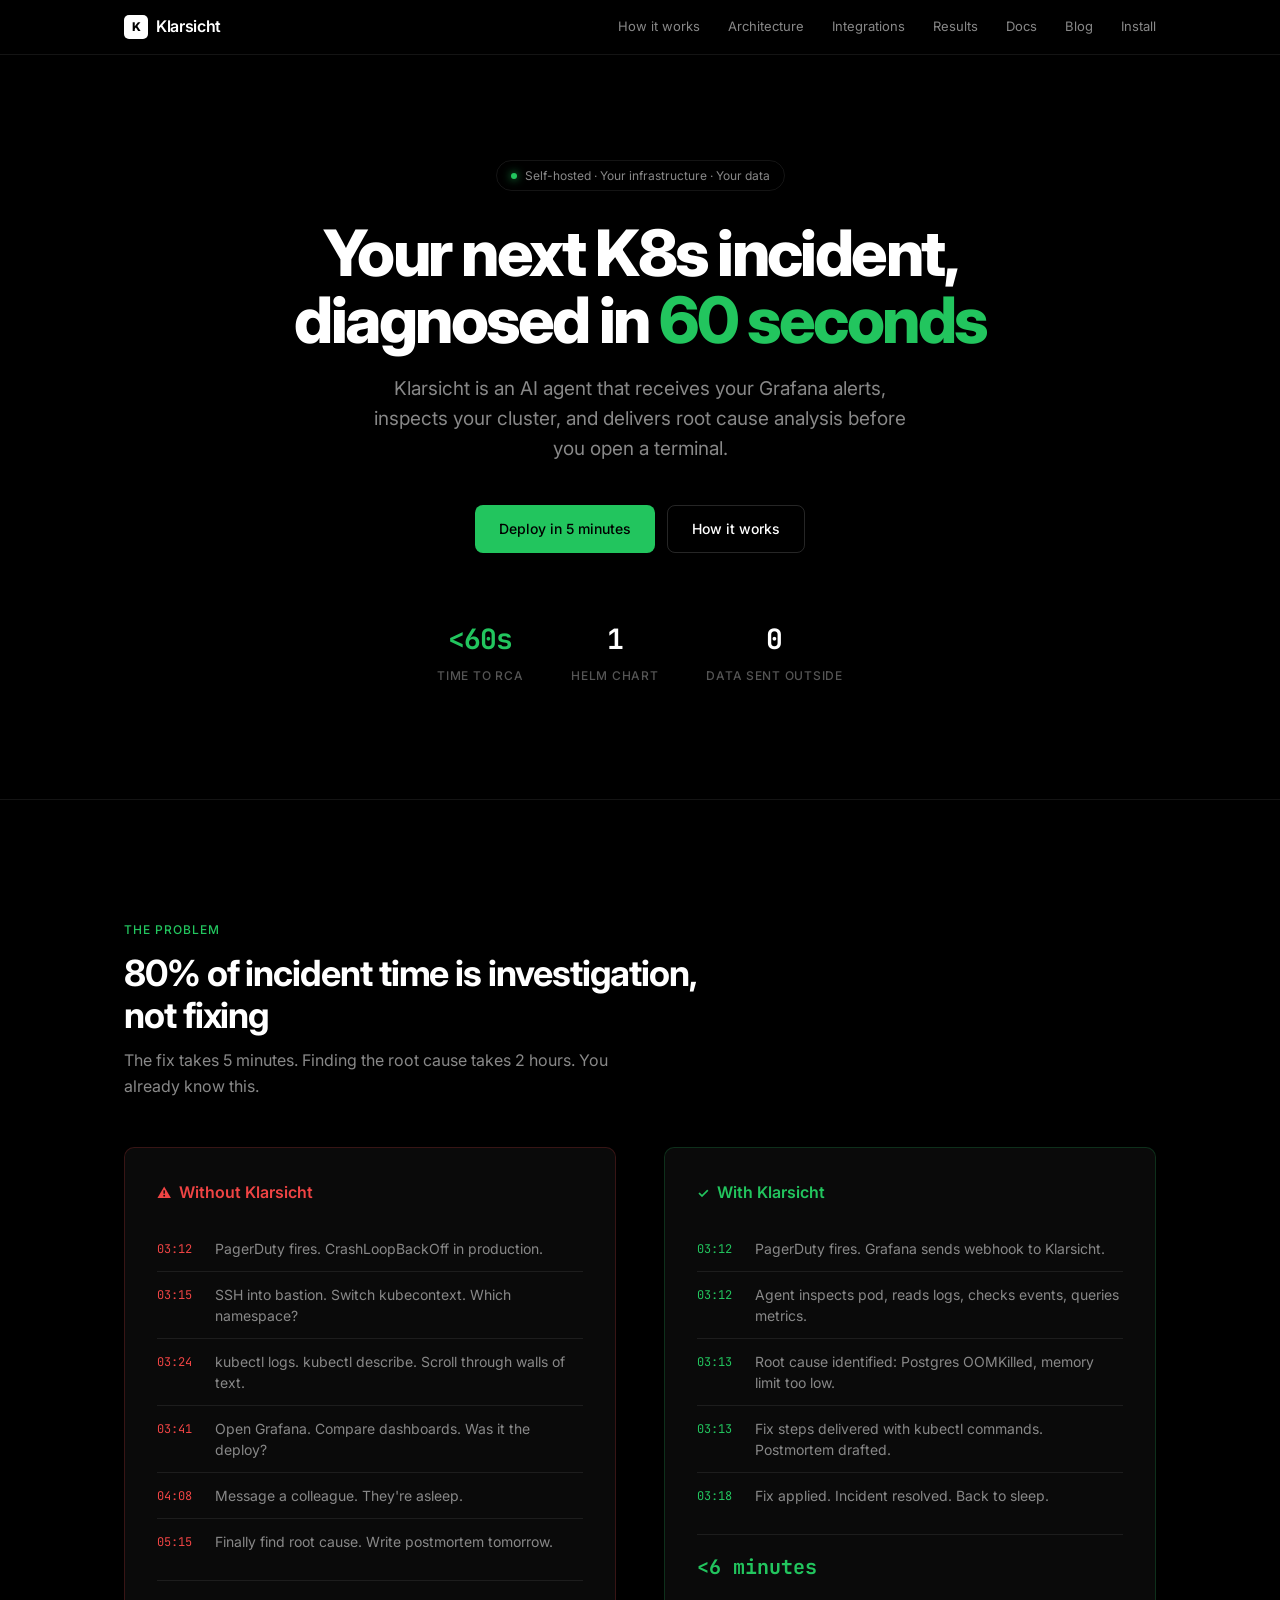
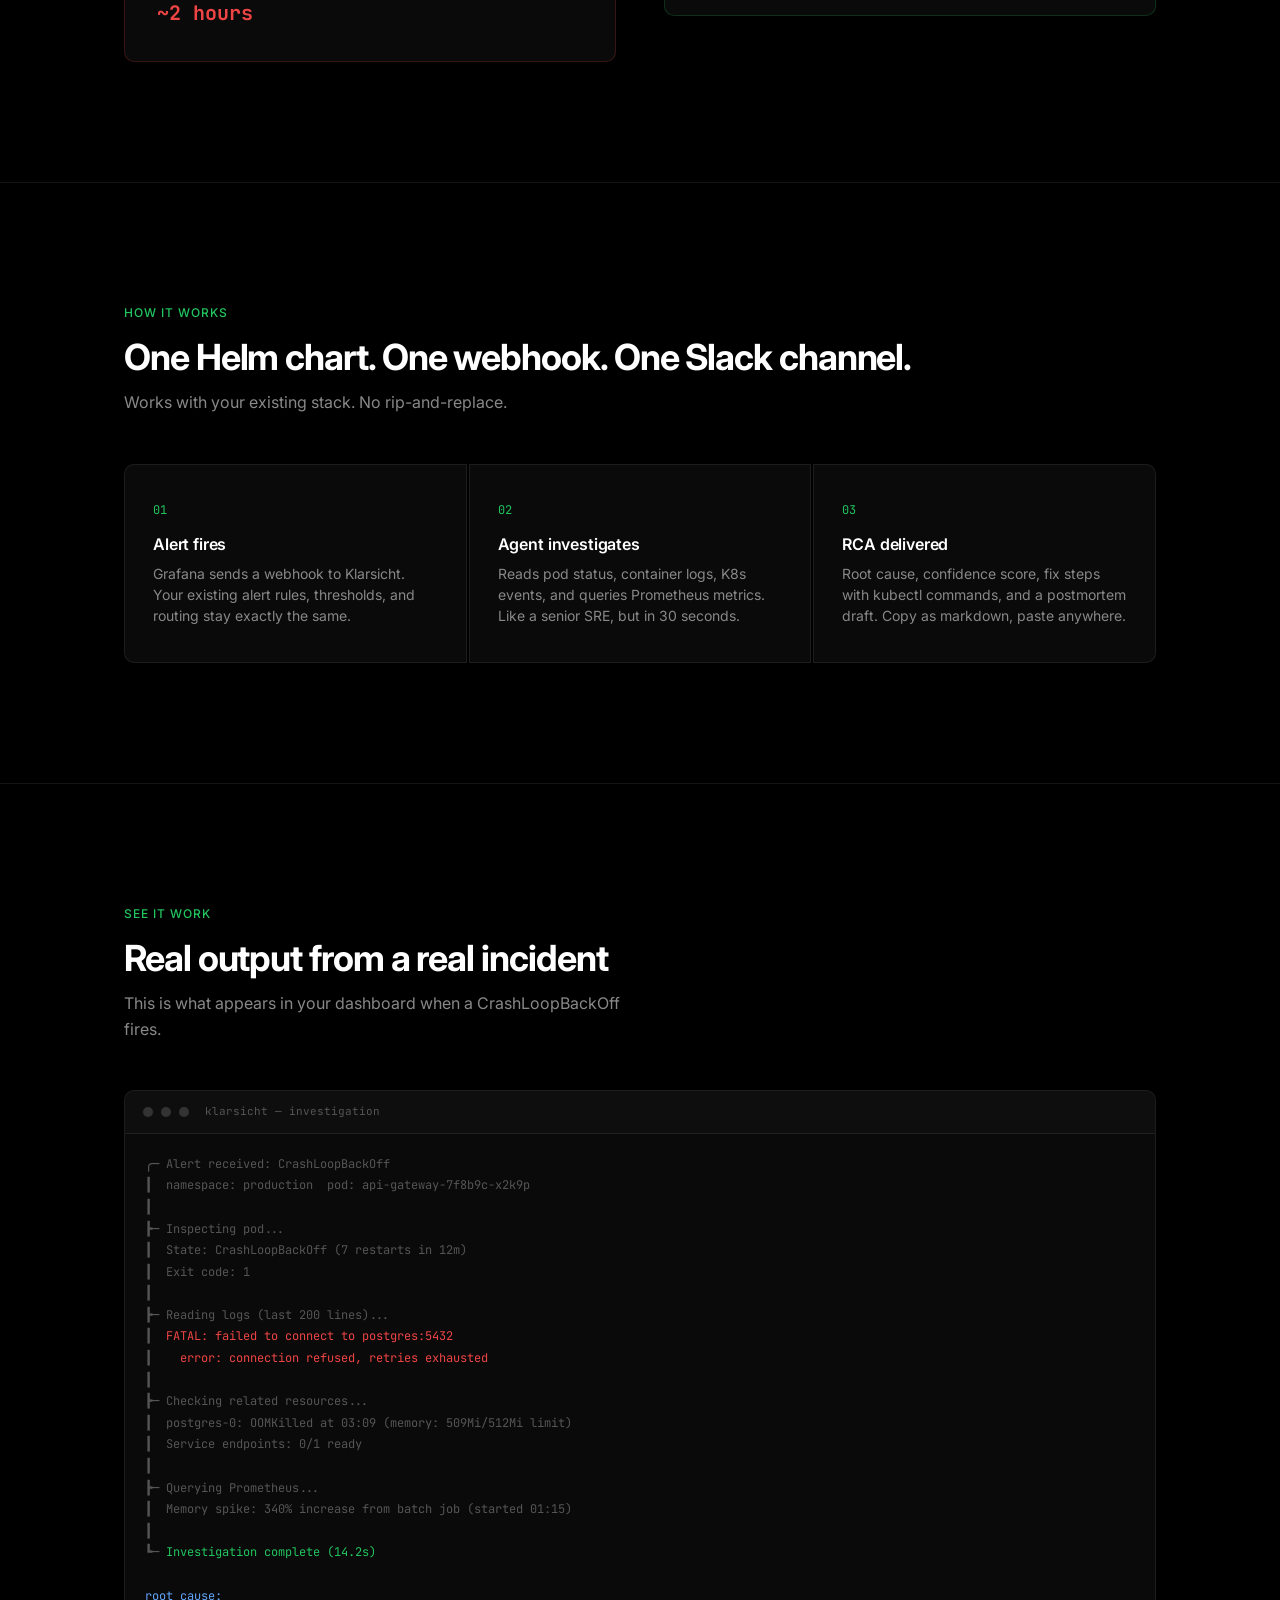
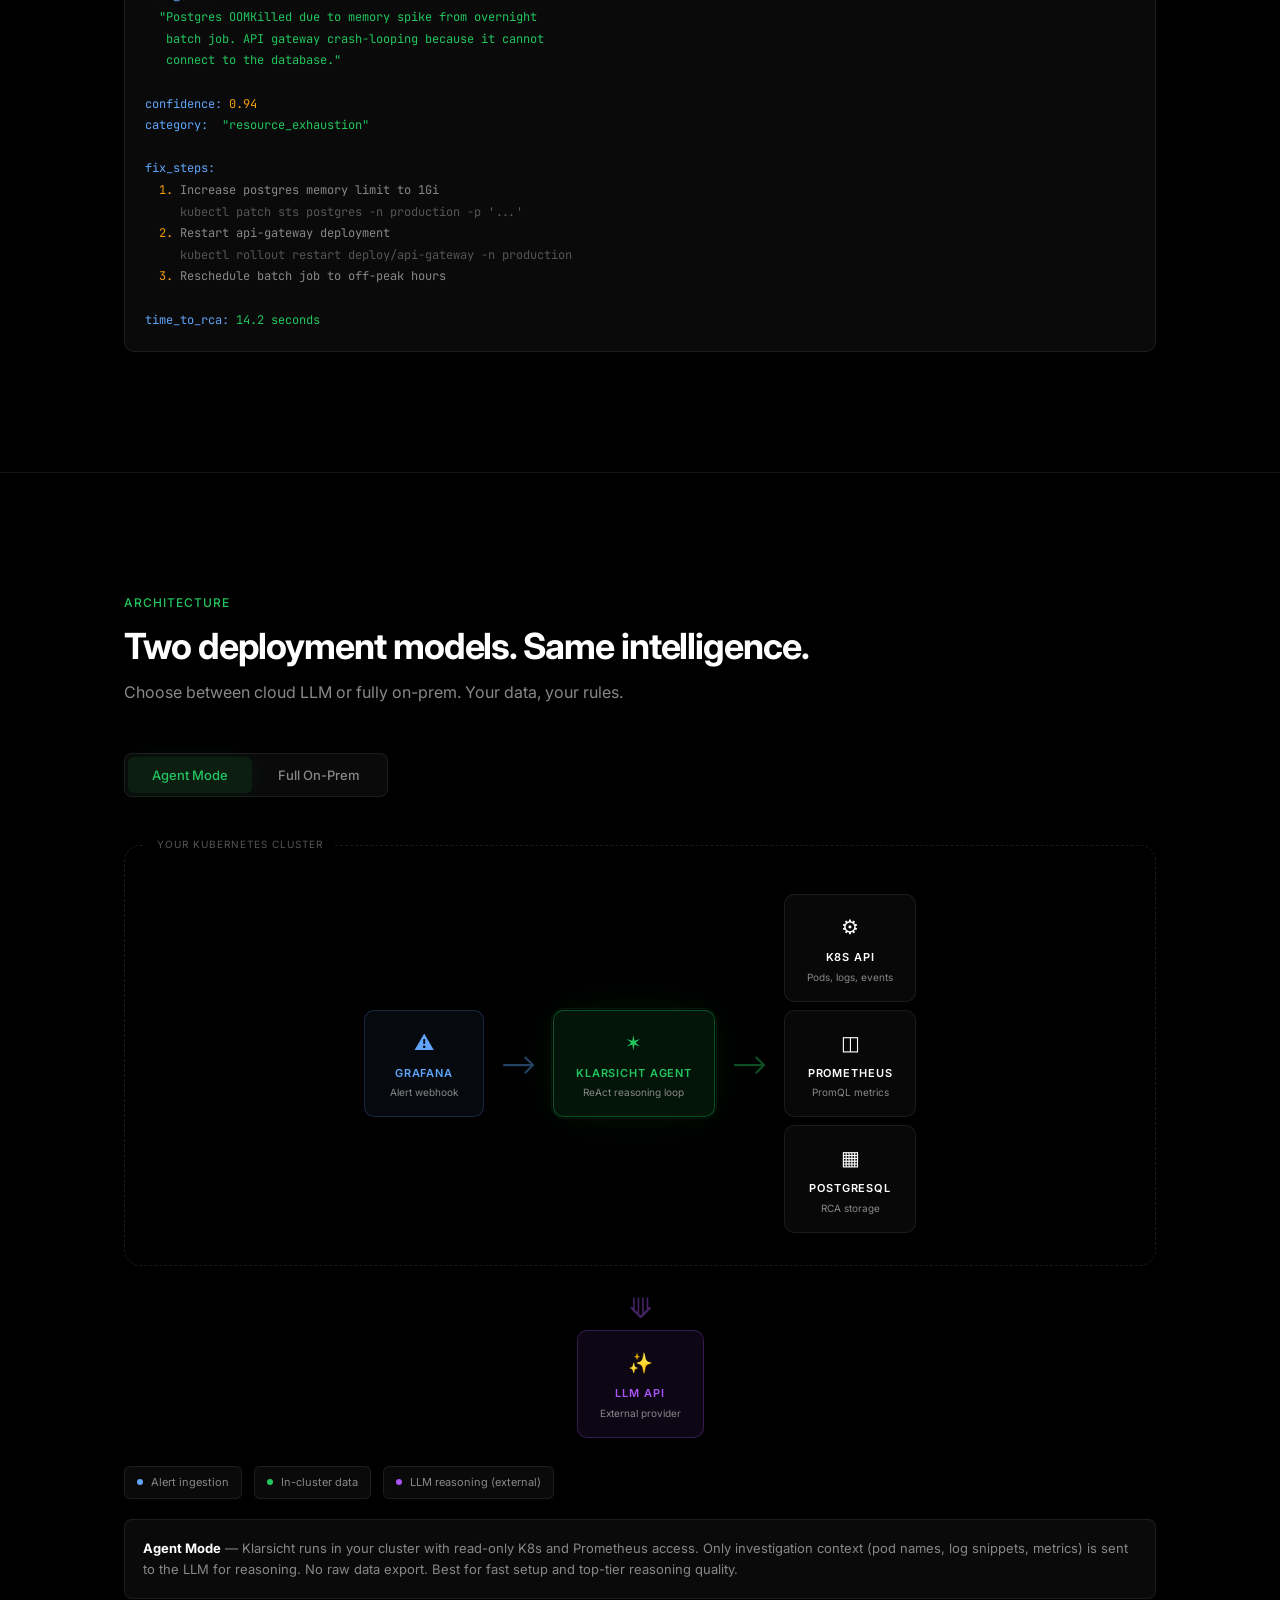
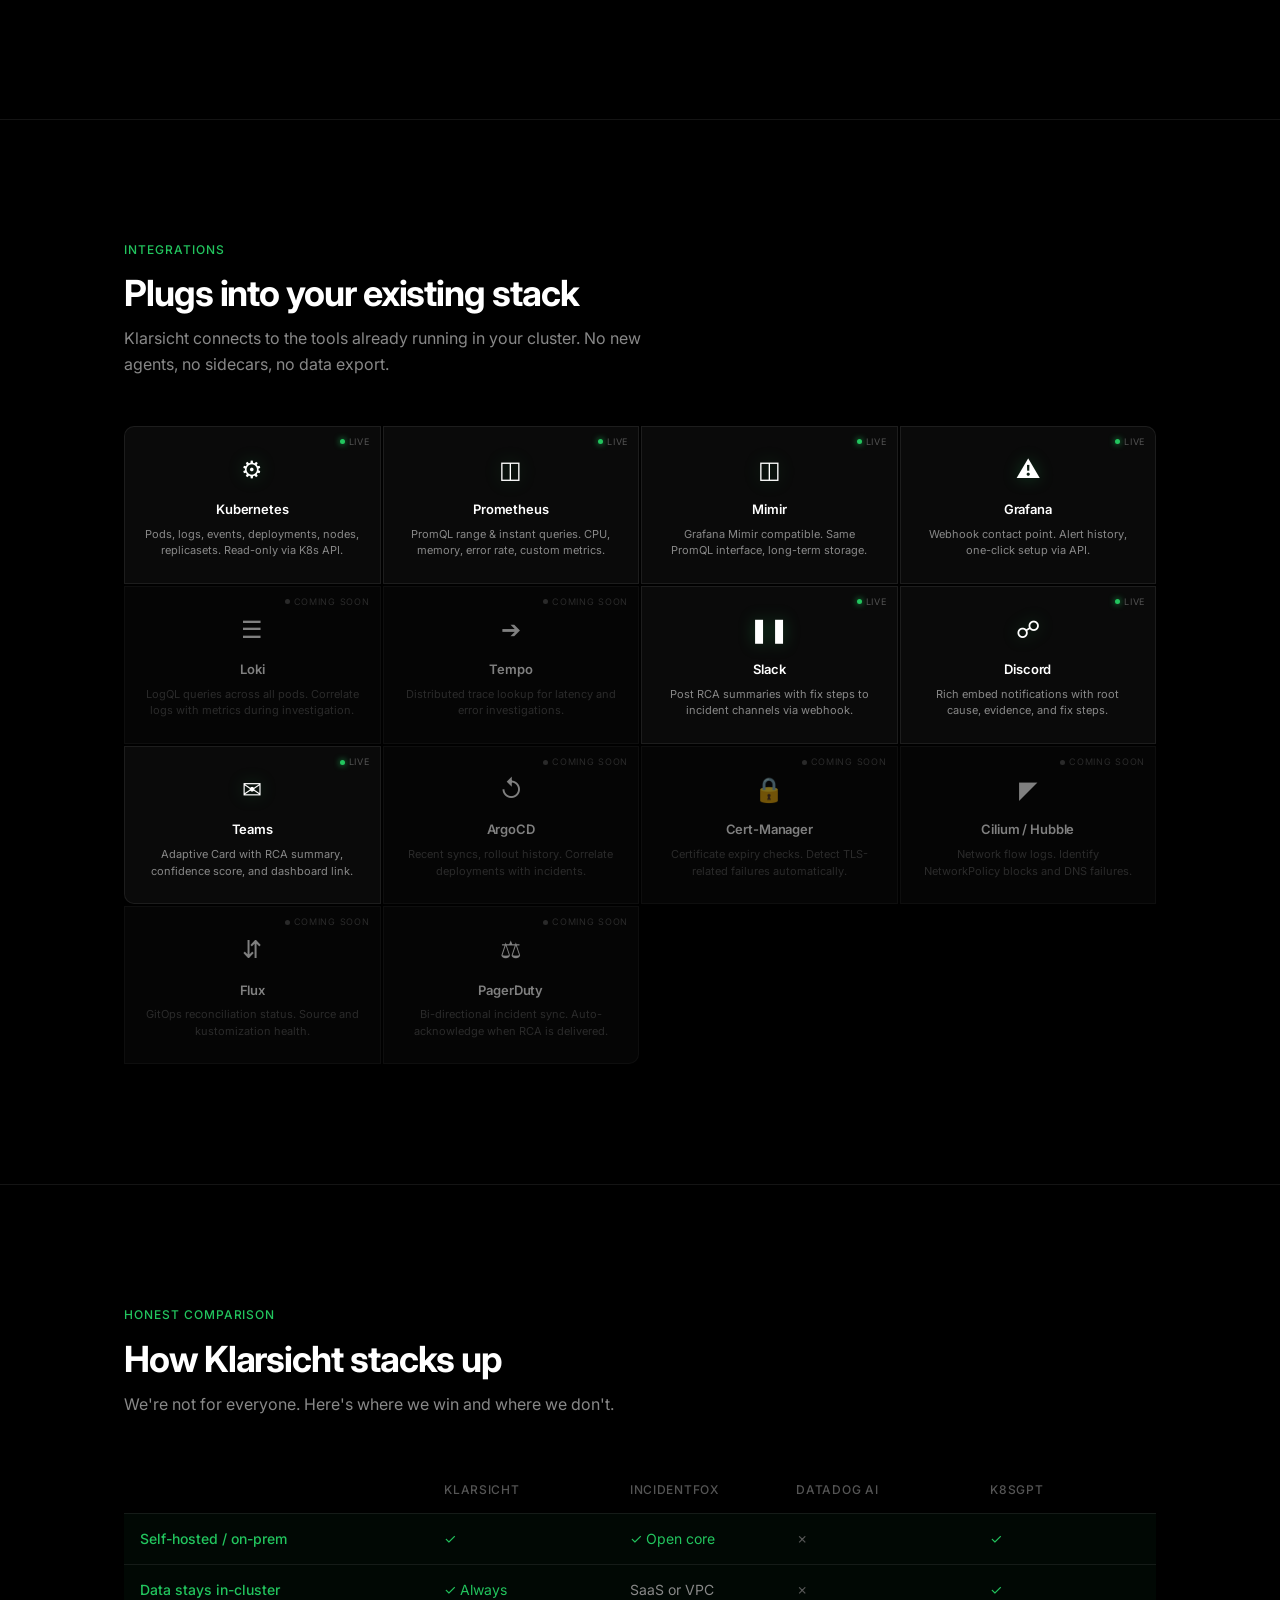
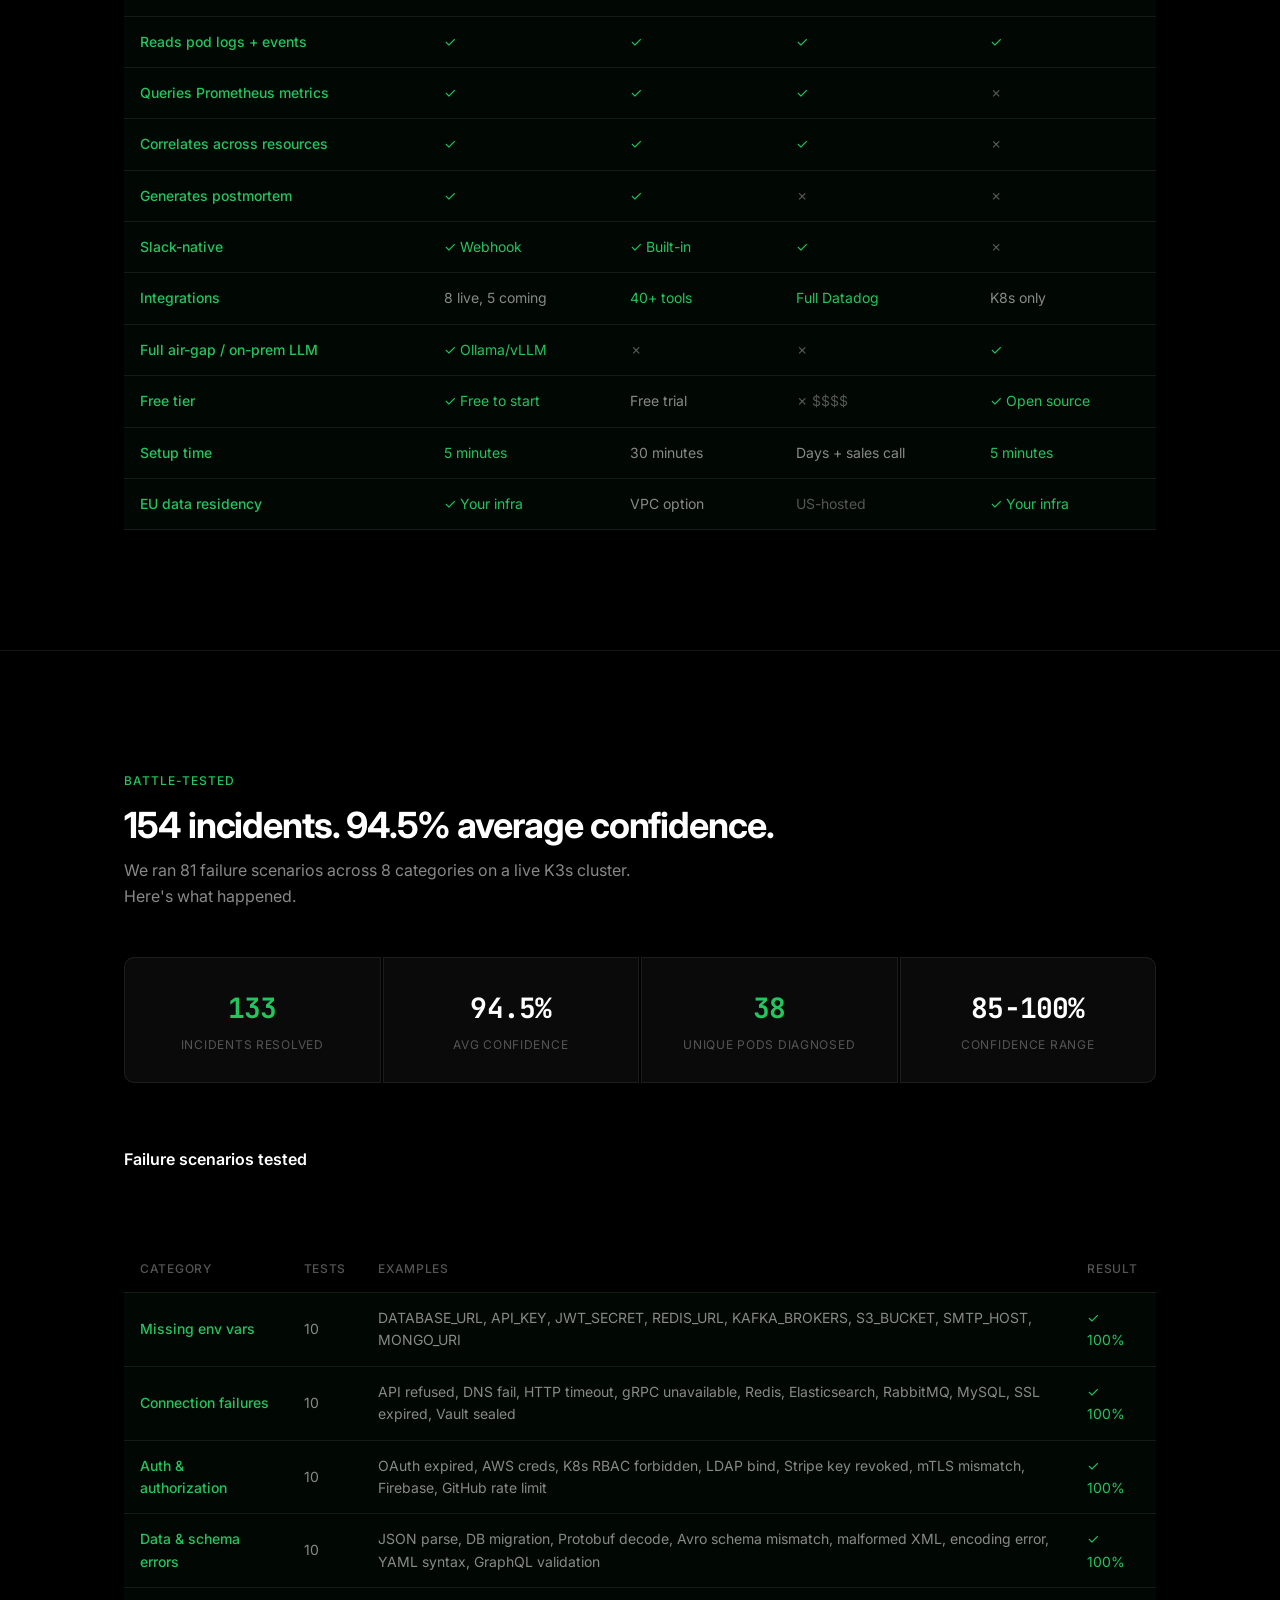
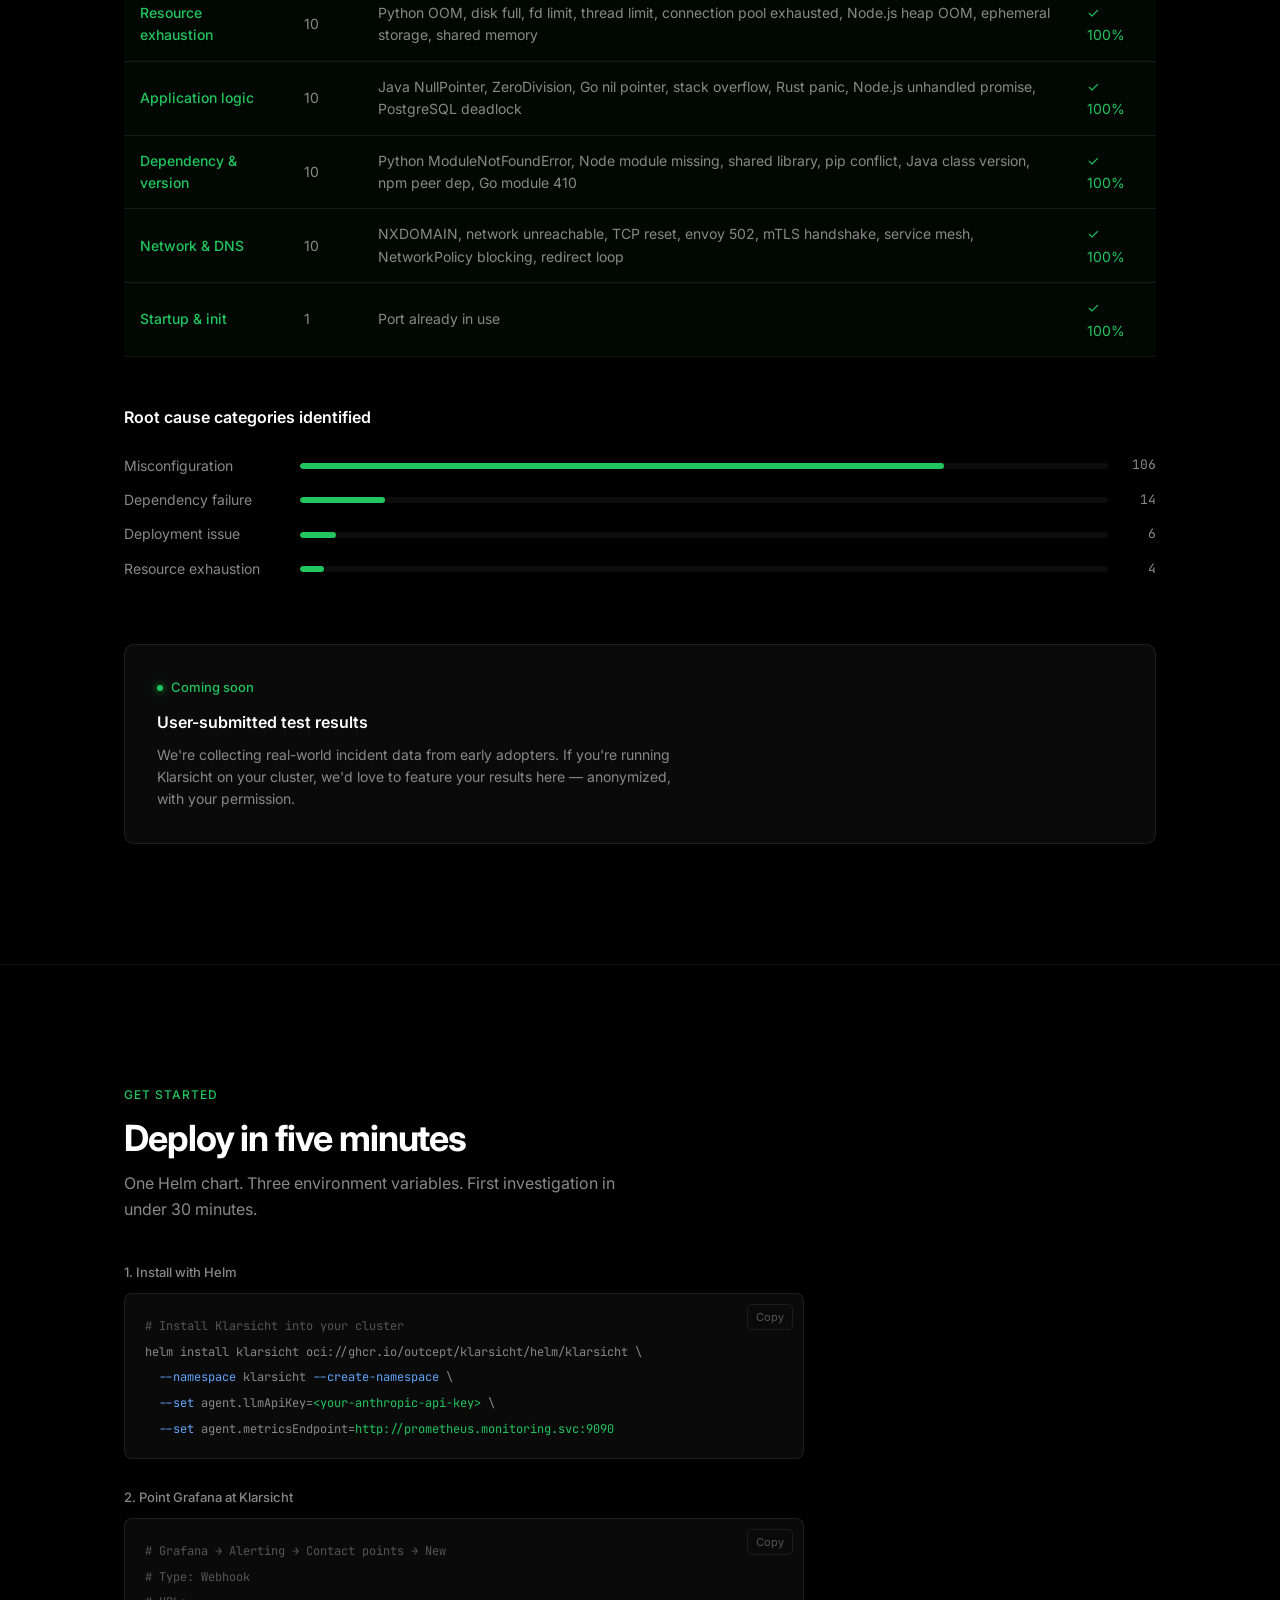
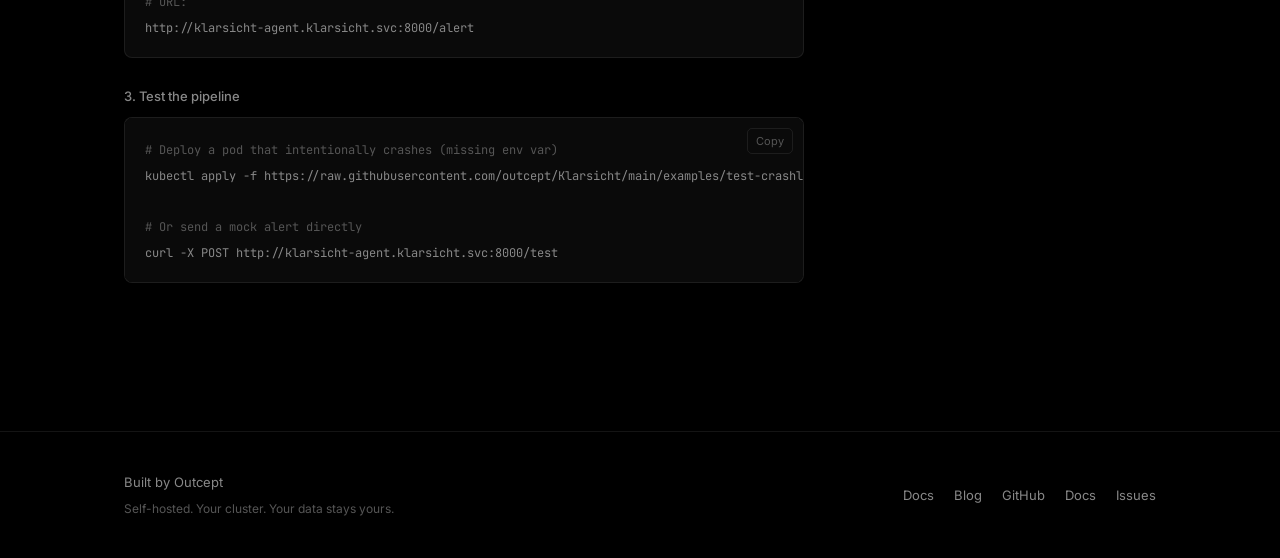
<file: landing/index.html>
<!DOCTYPE html>
<html lang="en">
<head>
  <meta charset="UTF-8">
  <meta name="viewport" content="width=device-width, initial-scale=1.0">
  <title>Klarsicht — Your next K8s incident, diagnosed in 60 seconds</title>
  <meta name="description" content="Self-hosted AI agent that turns Grafana alerts into root cause analyses with fix steps. One Helm chart. One webhook. Deploy in 5 minutes.">
  <meta name="theme-color" content="#000000">
  <link rel="icon" type="image/svg+xml" href="favicon.svg">
  <link rel="preconnect" href="https://fonts.googleapis.com">
  <link rel="preconnect" href="https://fonts.gstatic.com" crossorigin>
  <link href="https://fonts.googleapis.com/css2?family=Inter:wght@400;500;600;700;800&display=swap" rel="stylesheet">
  <link href="https://fonts.googleapis.com/css2?family=JetBrains+Mono:wght@400;500&display=swap" rel="stylesheet">
  <style>
    *, *::before, *::after { margin: 0; padding: 0; box-sizing: border-box; }

    :root {
      --bg: #000; --text: #fff; --dim: #888; --muted: #555;
      --green: #22c55e; --green-dim: rgba(34,197,94,0.12);
      --red: #ef4444; --border: rgba(255,255,255,0.08);
      --surface: #0a0a0a;
      --mono: 'JetBrains Mono', monospace;
      --sans: 'Inter', -apple-system, sans-serif;
    }

    html { scroll-behavior: smooth; -webkit-font-smoothing: antialiased; }
    body { font-family: var(--sans); background: var(--bg); color: var(--text); line-height: 1.6; overflow-x: hidden; }
    ::selection { background: var(--green); color: var(--bg); }
    a { color: inherit; text-decoration: none; }
    .container { max-width: 1080px; margin: 0 auto; padding: 0 24px; }
    section { padding: 120px 0; }
    @media (max-width: 768px) { section { padding: 72px 0; } }

    /* Nav */
    nav { position: fixed; top: 0; left: 0; right: 0; z-index: 100; padding: 14px 0; background: rgba(0,0,0,0.85); backdrop-filter: blur(12px); border-bottom: 1px solid var(--border); }
    nav .container { display: flex; justify-content: space-between; align-items: center; }
    .nav-logo { font-size: 16px; font-weight: 600; letter-spacing: -0.02em; display: flex; align-items: center; gap: 8px; }
    .nav-logo .mark { width: 24px; height: 24px; background: var(--text); border-radius: 5px; display: flex; align-items: center; justify-content: center; font-size: 12px; font-weight: 800; color: var(--bg); }
    .nav-links { display: flex; align-items: center; gap: 28px; }
    .nav-links a { font-size: 13px; color: var(--dim); transition: color 0.2s; }
    .nav-links a:hover { color: var(--text); }
    .nav-cta { color: var(--bg) !important; background: var(--text); padding: 7px 14px; border-radius: 6px; font-weight: 500; font-size: 13px !important; transition: opacity 0.2s; }
    .nav-cta:hover { opacity: 0.85; }
    .burger { display: none; background: none; border: none; cursor: pointer; padding: 8px; color: var(--dim); }
    .burger svg { width: 22px; height: 22px; }
    @media (max-width: 700px) {
      .burger { display: block; }
      .nav-links { display: none; position: fixed; top: 50px; left: 0; right: 0; height: 100vh; flex-direction: column; gap: 0; background: #000; padding: 16px 24px; z-index: 99; }
      .nav-links.open { display: flex; }
      .nav-links a { font-size: 18px; padding: 20px 0; border-bottom: 1px solid var(--border); display: block; }
      .nav-links .nav-cta { margin-top: 12px; text-align: center; border-bottom: none; padding: 12px 0; }
    }

    /* Hero */
    .hero { padding: 160px 0 100px; text-align: center; }
    @media (max-width: 768px) { .hero { padding: 120px 0 72px; } }
    .hero-badge { display: inline-flex; align-items: center; gap: 8px; padding: 5px 14px; border: 1px solid var(--border); border-radius: 100px; font-size: 12px; color: var(--dim); margin-bottom: 28px; }
    .hero-badge .dot { width: 6px; height: 6px; border-radius: 50%; background: var(--green); box-shadow: 0 0 8px var(--green); }
    .hero h1 { font-size: clamp(36px, 5.5vw, 64px); font-weight: 800; line-height: 1.05; letter-spacing: -0.04em; max-width: 780px; margin: 0 auto 20px; }
    .hero h1 em { font-style: normal; color: var(--green); }
    .hero-sub { font-size: clamp(16px, 2vw, 19px); color: var(--dim); max-width: 540px; margin: 0 auto 40px; }
    .hero-ctas { display: flex; justify-content: center; gap: 12px; flex-wrap: wrap; }
    .btn { display: inline-flex; align-items: center; gap: 8px; padding: 12px 24px; border-radius: 8px; font-size: 14px; font-weight: 500; font-family: var(--sans); cursor: pointer; transition: all 0.2s; border: none; }
    .btn-primary { background: var(--green); color: var(--bg); }
    .btn-primary:hover { box-shadow: 0 0 24px rgba(34,197,94,0.3); }
    .btn-ghost { background: transparent; color: var(--text); border: 1px solid rgba(255,255,255,0.15); }
    .btn-ghost:hover { border-color: rgba(255,255,255,0.3); background: rgba(255,255,255,0.03); }

    /* Stat */
    .hero-stat { margin-top: 64px; display: flex; justify-content: center; gap: 48px; flex-wrap: wrap; }
    .hero-stat div { text-align: center; }
    .hero-stat .num { font-size: 28px; font-weight: 700; letter-spacing: -0.03em; font-family: var(--mono); }
    .hero-stat .num.green { color: var(--green); }
    .hero-stat .label { font-size: 12px; color: var(--muted); margin-top: 4px; text-transform: uppercase; letter-spacing: 0.06em; }

    /* Pain */
    .pain { border-top: 1px solid var(--border); }
    .pain-header { max-width: 600px; margin-bottom: 48px; }
    .label { font-size: 12px; font-weight: 500; color: var(--green); text-transform: uppercase; letter-spacing: 0.08em; margin-bottom: 14px; }
    .stitle { font-size: clamp(24px, 3.5vw, 36px); font-weight: 700; letter-spacing: -0.03em; line-height: 1.15; margin-bottom: 12px; }
    .sdesc { font-size: 16px; color: var(--dim); max-width: 520px; }
    .pain-grid { display: grid; grid-template-columns: 1fr 1fr; gap: 48px; align-items: start; }
    @media (max-width: 768px) { .pain-grid { grid-template-columns: 1fr; gap: 32px; } }
    .pain-box { padding: 32px; background: var(--surface); border: 1px solid var(--border); border-radius: 10px; }
    .pain-box h3 { font-size: 16px; font-weight: 600; margin-bottom: 20px; display: flex; align-items: center; gap: 8px; }
    .pain-box h3 .icon { font-size: 14px; }
    .pain-step { display: flex; gap: 14px; padding: 12px 0; border-top: 1px solid var(--border); }
    .pain-step:first-of-type { border-top: none; }
    .pain-time { font-family: var(--mono); font-size: 12px; color: var(--muted); min-width: 44px; padding-top: 2px; }
    .pain-text { font-size: 14px; color: var(--dim); line-height: 1.5; }
    .pain-box.bad { border-color: rgba(239,68,68,0.2); }
    .pain-box.bad .pain-time { color: var(--red); }
    .pain-box.bad h3 { color: var(--red); }
    .pain-total { margin-top: 16px; padding-top: 16px; border-top: 1px solid var(--border); font-family: var(--mono); font-size: 20px; font-weight: 700; color: var(--red); }
    .pain-box.good { border-color: rgba(34,197,94,0.2); }
    .pain-box.good h3 { color: var(--green); }
    .pain-box.good .pain-time { color: var(--green); }
    .pain-total.good { color: var(--green); }

    /* How */
    .how { border-top: 1px solid var(--border); }
    .steps { margin-top: 48px; display: grid; grid-template-columns: repeat(3,1fr); gap: 2px; }
    @media (max-width: 768px) { .steps { grid-template-columns: 1fr; } }
    .step { padding: 36px 28px; background: var(--surface); border: 1px solid var(--border); }
    .step:first-child { border-radius: 10px 0 0 10px; }
    .step:last-child { border-radius: 0 10px 10px 0; }
    @media (max-width: 768px) { .step:first-child { border-radius: 10px 10px 0 0; } .step:last-child { border-radius: 0 0 10px 10px; } }
    .step-num { font-family: var(--mono); font-size: 12px; color: var(--green); margin-bottom: 12px; }
    .step h3 { font-size: 16px; font-weight: 600; margin-bottom: 6px; letter-spacing: -0.01em; }
    .step p { font-size: 14px; color: var(--dim); line-height: 1.5; }

    /* Terminal */
    .demo { border-top: 1px solid var(--border); }
    .terminal { margin-top: 48px; background: var(--surface); border: 1px solid var(--border); border-radius: 10px; overflow: hidden; }
    .terminal-bar { display: flex; align-items: center; gap: 8px; padding: 12px 18px; border-bottom: 1px solid var(--border); background: rgba(255,255,255,0.015); }
    .terminal-dot { width: 10px; height: 10px; border-radius: 50%; background: #333; }
    .terminal-title { font-size: 11px; color: var(--muted); font-family: var(--mono); margin-left: 8px; }
    .terminal-body { padding: 20px; overflow-x: auto; }
    .terminal-body pre { font-family: var(--mono); font-size: 12px; line-height: 1.8; color: var(--dim); white-space: pre; }
    .terminal-body .p { color: var(--green); } .terminal-body .c { color: var(--text); }
    .terminal-body .d { color: var(--muted); } .terminal-body .k { color: #60a5fa; }
    .terminal-body .s { color: var(--green); } .terminal-body .n { color: #f59e0b; }
    .terminal-body .e { color: var(--red); } .terminal-body .o { color: var(--green); }

    /* Architecture */
    .arch { border-top: 1px solid var(--border); }
    .arch-toggle { display: flex; gap: 2px; margin: 48px 0 0; background: var(--surface); border: 1px solid var(--border); border-radius: 8px; padding: 3px; width: fit-content; }
    .arch-toggle button { padding: 10px 24px; border: none; background: transparent; color: var(--dim); font-family: var(--sans); font-size: 13px; font-weight: 500; border-radius: 6px; cursor: pointer; transition: all 0.3s; }
    .arch-toggle button.active { background: rgba(34,197,94,0.1); color: var(--green); box-shadow: 0 0 20px rgba(34,197,94,0.08); }
    .arch-diagram { margin-top: 48px; }
    .arch-panel { display: none; }
    .arch-panel.active { display: block; }

    /* Flow layout */
    .arch-flow { position: relative; }
    .arch-cluster { border: 1px dashed rgba(255,255,255,0.1); border-radius: 16px; padding: 48px 32px 32px; position: relative; }
    .arch-cluster-full { padding-bottom: 48px; }
    .arch-cluster-label { position: absolute; top: -10px; left: 20px; background: var(--bg); padding: 0 12px; font-size: 10px; color: var(--muted); text-transform: uppercase; letter-spacing: 0.1em; }
    .arch-row { display: flex; align-items: center; gap: 0; justify-content: center; flex-wrap: wrap; }
    .arch-llm-row { display: flex; flex-direction: column; align-items: center; margin-top: 24px; }
    .arch-external { display: flex; flex-direction: column; align-items: center; margin-top: 20px; }

    /* Nodes */
    .anode { padding: 16px 22px; border-radius: 10px; text-align: center; min-width: 120px; position: relative; }
    .anode-label { font-size: 11px; font-weight: 600; text-transform: uppercase; letter-spacing: 0.08em; margin-bottom: 2px; }
    .anode-sub { font-size: 10px; color: var(--dim); }
    .anode-icon { font-size: 20px; margin-bottom: 6px; display: block; }
    .anode-agent { background: rgba(34,197,94,0.1); border: 1px solid rgba(34,197,94,0.35); color: var(--green); box-shadow: 0 0 40px rgba(34,197,94,0.08), 0 0 80px rgba(34,197,94,0.04); }
    .anode-agent::before { content: ''; position: absolute; inset: -3px; border-radius: 12px; border: 1px solid rgba(34,197,94,0.1); animation: nodepulse 3s ease-in-out infinite; pointer-events: none; }
    @keyframes nodepulse { 0%,100% { opacity: 0.3; } 50% { opacity: 0.8; } }
    .anode-ext { background: rgba(96,165,250,0.06); border: 1px solid rgba(96,165,250,0.2); color: #60a5fa; }
    .anode-k8s { background: rgba(255,255,255,0.03); border: 1px solid var(--border); color: var(--text); }
    .anode-llm { background: rgba(168,85,247,0.08); border: 1px solid rgba(168,85,247,0.25); color: #a855f7; }
    .anode-llm-local { background: rgba(34,197,94,0.08); border: 1px solid rgba(34,197,94,0.25); color: var(--green); }

    /* Targets stack */
    .arch-targets { display: flex; flex-direction: column; gap: 8px; }

    /* Arrows */
    .arch-arrow { font-size: 28px; padding: 0 16px; line-height: 1; animation: arrowpulse 2s ease-in-out infinite; }
    .arch-arrow-down { font-size: 28px; padding: 8px 0; line-height: 1; animation: arrowpulse 2s ease-in-out infinite; }
    .arch-arrow-blue { color: rgba(96,165,250,0.4); }
    .arch-arrow-green { color: rgba(34,197,94,0.4); }
    .arch-arrow-purple { color: rgba(168,85,247,0.4); }
    @keyframes arrowpulse { 0%,100% { opacity: 0.4; } 50% { opacity: 1; } }

    /* Badges & desc */
    .arch-badges { display: flex; gap: 12px; margin-top: 28px; flex-wrap: wrap; }
    .arch-badge { display: flex; align-items: center; gap: 8px; padding: 7px 12px; border: 1px solid var(--border); border-radius: 6px; font-size: 11px; color: var(--dim); background: var(--surface); }
    .arch-badge-dot { width: 6px; height: 6px; border-radius: 50%; }
    .arch-desc { margin-top: 20px; padding: 18px; border: 1px solid var(--border); border-radius: 8px; background: var(--surface); font-size: 13px; color: var(--dim); line-height: 1.6; }

    @media (max-width: 768px) {
      .arch-row { flex-direction: column; gap: 4px; }
      .arch-arrow { transform: rotate(90deg); padding: 8px 0; }
      .arch-targets { flex-direction: row; flex-wrap: wrap; gap: 8px; justify-content: center; }
      .anode { min-width: 100px; padding: 12px 16px; }
      .arch-cluster { padding: 40px 16px 24px; }
    }

    /* Integrations */
    .integrations { border-top: 1px solid var(--border); }
    .int-grid { display: grid; grid-template-columns: repeat(4, 1fr); gap: 2px; margin-top: 48px; }
    @media (max-width: 900px) { .int-grid { grid-template-columns: repeat(3, 1fr); } }
    @media (max-width: 600px) { .int-grid { grid-template-columns: repeat(2, 1fr); } }
    .int-card { padding: 24px 20px; background: var(--surface); border: 1px solid var(--border); text-align: center; position: relative; transition: border-color 0.3s, box-shadow 0.3s; }
    .int-card:first-child { border-radius: 10px 0 0 0; }
    .int-card:nth-child(4) { border-radius: 0 10px 0 0; }
    .int-card:nth-child(9) { border-radius: 0 0 0 10px; }
    .int-card:last-child { border-radius: 0 0 10px 0; }
    @media (max-width: 900px) { .int-card { border-radius: 0 !important; } .int-card:first-child { border-radius: 10px 0 0 0 !important; } .int-card:nth-child(3) { border-radius: 0 10px 0 0 !important; } }
    @media (max-width: 600px) { .int-card { border-radius: 0 !important; } .int-card:first-child { border-radius: 10px 0 0 0 !important; } .int-card:nth-child(2) { border-radius: 0 10px 0 0 !important; } }
    .int-active:hover { border-color: rgba(34,197,94,0.3); box-shadow: 0 0 30px rgba(34,197,94,0.06); }
    .int-soon { opacity: 0.5; }
    .int-soon:hover { opacity: 0.7; }
    .int-status { position: absolute; top: 8px; right: 10px; display: flex; align-items: center; gap: 4px; font-size: 9px; text-transform: uppercase; letter-spacing: 0.08em; color: var(--muted); }
    .int-dot { width: 5px; height: 5px; border-radius: 50%; }
    .int-dot-live { background: var(--green); box-shadow: 0 0 6px var(--green); }
    .int-dot-soon { background: var(--muted); }
    .int-icon { font-size: 24px; margin-bottom: 10px; }
    .int-active .int-icon { filter: drop-shadow(0 0 8px rgba(34,197,94,0.3)); }
    .int-name { font-size: 13px; font-weight: 600; margin-bottom: 6px; letter-spacing: -0.01em; }
    .int-desc { font-size: 11px; color: var(--muted); line-height: 1.5; }
    .int-active .int-desc { color: var(--dim); }

    /* Compare */
    .compare { border-top: 1px solid var(--border); }
    .compare-table { margin-top: 48px; width: 100%; border-collapse: collapse; font-size: 14px; }
    .compare-table th, .compare-table td { padding: 14px 16px; text-align: left; border-bottom: 1px solid var(--border); }
    .compare-table th { font-size: 12px; font-weight: 500; color: var(--muted); text-transform: uppercase; letter-spacing: 0.06em; }
    .compare-table td { color: var(--dim); }
    .compare-table td:first-child { color: var(--text); font-weight: 500; }
    .compare-table .hl td { background: rgba(34,197,94,0.04); }
    .compare-table .hl td:first-child { color: var(--green); }
    .check { color: var(--green); } .cross { color: var(--muted); }
    @media (max-width: 600px) { .compare-table { font-size: 12px; } .compare-table th, .compare-table td { padding: 10px 8px; } }

    /* Results */
    .results { border-top: 1px solid var(--border); }
    .results-stats { display: flex; gap: 2px; margin-top: 48px; }
    @media (max-width: 768px) { .results-stats { flex-wrap: wrap; } }
    .rstat { flex: 1; min-width: 140px; padding: 28px 24px; background: var(--surface); border: 1px solid var(--border); text-align: center; }
    .rstat:first-child { border-radius: 10px 0 0 10px; }
    .rstat:last-child { border-radius: 0 10px 10px 0; }
    @media (max-width: 768px) { .rstat:first-child { border-radius: 10px 10px 0 0; } .rstat:last-child { border-radius: 0 0 10px 10px; } .rstat { min-width: 45%; } }
    .rstat-num { font-size: 28px; font-weight: 700; font-family: var(--mono); letter-spacing: -0.03em; }
    .rstat-num.green { color: var(--green); }
    .rstat-label { font-size: 12px; color: var(--muted); margin-top: 4px; text-transform: uppercase; letter-spacing: 0.06em; }
    .cat-bars { display: flex; flex-direction: column; gap: 12px; }
    .cat-bar { display: flex; align-items: center; gap: 16px; }
    .cat-bar-label { font-size: 14px; color: var(--dim); min-width: 160px; }
    .cat-bar-track { flex: 1; height: 6px; background: rgba(255,255,255,0.05); border-radius: 3px; overflow: hidden; }
    .cat-bar-fill { height: 100%; background: var(--green); border-radius: 3px; }
    .cat-bar-num { font-family: var(--mono); font-size: 13px; color: var(--dim); min-width: 32px; text-align: right; }

    /* Install */
    .install { border-top: 1px solid var(--border); }
    .install-content { max-width: 680px; }
    .install-block { margin-top: 40px; }
    .install-label { font-size: 13px; font-weight: 500; color: var(--dim); margin-bottom: 10px; }
    .code-block { background: var(--surface); border: 1px solid var(--border); border-radius: 8px; padding: 18px 20px; overflow-x: auto; position: relative; margin-bottom: 28px; }
    .code-block code { font-family: var(--mono); font-size: 12px; line-height: 1.7; color: var(--dim); white-space: pre; }
    .code-block .c { color: var(--text); } .code-block .f { color: #60a5fa; } .code-block .s { color: var(--green); } .code-block .cmt { color: var(--muted); }
    .copy-btn { position: absolute; top: 10px; right: 10px; background: transparent; border: 1px solid var(--border); border-radius: 5px; padding: 5px 8px; cursor: pointer; color: var(--muted); font-family: var(--sans); font-size: 11px; display: flex; align-items: center; gap: 4px; transition: all 0.2s; }
    .copy-btn:hover { color: var(--dim); border-color: rgba(255,255,255,0.15); }

    /* Footer */
    footer { border-top: 1px solid var(--border); padding: 40px 0; }
    .footer-content { display: flex; justify-content: space-between; align-items: center; flex-wrap: wrap; gap: 20px; }
    .footer-left { display: flex; flex-direction: column; gap: 6px; }
    .footer-brand { font-size: 13px; color: var(--dim); }
    .footer-tagline { font-size: 12px; color: var(--muted); }
    .footer-links { display: flex; gap: 20px; }
    .footer-links a { font-size: 13px; color: var(--dim); transition: color 0.2s; }
    .footer-links a:hover { color: var(--text); }

    /* Fade */
    .fade-in { opacity: 0; transform: translateY(16px); transition: opacity 0.5s, transform 0.5s; }
    .fade-in.visible { opacity: 1; transform: translateY(0); }
  </style>
</head>
<body>

<nav>
  <div class="container">
    <a href="#" class="nav-logo"><span class="mark">K</span> Klarsicht</a>
    <button class="burger" onclick="document.querySelector('.nav-links').classList.toggle('open')" aria-label="Menu">
      <svg viewBox="0 0 24 24" fill="none" stroke="currentColor" stroke-width="2" stroke-linecap="round"><line x1="3" y1="6" x2="21" y2="6"/><line x1="3" y1="12" x2="21" y2="12"/><line x1="3" y1="18" x2="21" y2="18"/></svg>
    </button>
    <div class="nav-links">
      <a href="#how" onclick="this.parentElement.classList.remove('open')">How it works</a>
      <a href="#architecture" onclick="this.parentElement.classList.remove('open')">Architecture</a>
      <a href="#integrations" onclick="this.parentElement.classList.remove('open')">Integrations</a>
      <a href="#results" onclick="this.parentElement.classList.remove('open')">Results</a>
      <a href="/docs/" onclick="this.parentElement.classList.remove('open')">Docs</a>
      <a href="/blog/" onclick="this.parentElement.classList.remove('open')">Blog</a>
      <a href="#install" onclick="this.parentElement.classList.remove('open')">Install</a>
    </div>
  </div>
</nav>

<!-- Hero -->
<section class="hero">
  <div class="container">
    <div class="hero-badge"><span class="dot"></span> Self-hosted &middot; Your infrastructure &middot; Your data</div>
    <h1>Your next K8s incident,<br>diagnosed in <em>60 seconds</em></h1>
    <p class="hero-sub">Klarsicht is an AI agent that receives your Grafana alerts, inspects your cluster, and delivers root cause analysis before you open a terminal.</p>
    <div class="hero-ctas">
      <a href="#install" class="btn btn-primary">Deploy in 5 minutes</a>
      <a href="#how" class="btn btn-ghost">How it works</a>
    </div>
    <div class="hero-stat">
      <div><div class="num green">&lt;60s</div><div class="label">Time to RCA</div></div>
      <div><div class="num">1</div><div class="label">Helm chart</div></div>
      <div><div class="num">0</div><div class="label">Data sent outside</div></div>
    </div>
  </div>
</section>

<!-- Pain: side-by-side -->
<section class="pain">
  <div class="container">
    <div class="pain-header fade-in">
      <p class="label">The problem</p>
      <h2 class="stitle">80% of incident time is investigation, not fixing</h2>
      <p class="sdesc">The fix takes 5 minutes. Finding the root cause takes 2 hours. You already know this.</p>
    </div>
    <div class="pain-grid fade-in">
      <div class="pain-box bad">
        <h3><span class="icon">&#x26A0;</span> Without Klarsicht</h3>
        <div class="pain-step"><span class="pain-time">03:12</span><span class="pain-text">PagerDuty fires. CrashLoopBackOff in production.</span></div>
        <div class="pain-step"><span class="pain-time">03:15</span><span class="pain-text">SSH into bastion. Switch kubecontext. Which namespace?</span></div>
        <div class="pain-step"><span class="pain-time">03:24</span><span class="pain-text">kubectl logs. kubectl describe. Scroll through walls of text.</span></div>
        <div class="pain-step"><span class="pain-time">03:41</span><span class="pain-text">Open Grafana. Compare dashboards. Was it the deploy?</span></div>
        <div class="pain-step"><span class="pain-time">04:08</span><span class="pain-text">Message a colleague. They're asleep.</span></div>
        <div class="pain-step"><span class="pain-time">05:15</span><span class="pain-text">Finally find root cause. Write postmortem tomorrow.</span></div>
        <div class="pain-total">~2 hours</div>
      </div>
      <div class="pain-box good">
        <h3><span class="icon">&#x2713;</span> With Klarsicht</h3>
        <div class="pain-step"><span class="pain-time">03:12</span><span class="pain-text">PagerDuty fires. Grafana sends webhook to Klarsicht.</span></div>
        <div class="pain-step"><span class="pain-time">03:12</span><span class="pain-text">Agent inspects pod, reads logs, checks events, queries metrics.</span></div>
        <div class="pain-step"><span class="pain-time">03:13</span><span class="pain-text">Root cause identified: Postgres OOMKilled, memory limit too low.</span></div>
        <div class="pain-step"><span class="pain-time">03:13</span><span class="pain-text">Fix steps delivered with kubectl commands. Postmortem drafted.</span></div>
        <div class="pain-step"><span class="pain-time">03:18</span><span class="pain-text">Fix applied. Incident resolved. Back to sleep.</span></div>
        <div class="pain-total good">&lt;6 minutes</div>
      </div>
    </div>
  </div>
</section>

<!-- How -->
<section class="how" id="how">
  <div class="container">
    <div class="fade-in">
      <p class="label">How it works</p>
      <h2 class="stitle">One Helm chart. One webhook. One Slack channel.</h2>
      <p class="sdesc">Works with your existing stack. No rip-and-replace.</p>
    </div>
    <div class="steps fade-in">
      <div class="step">
        <div class="step-num">01</div>
        <h3>Alert fires</h3>
        <p>Grafana sends a webhook to Klarsicht. Your existing alert rules, thresholds, and routing stay exactly the same.</p>
      </div>
      <div class="step">
        <div class="step-num">02</div>
        <h3>Agent investigates</h3>
        <p>Reads pod status, container logs, K8s events, and queries Prometheus metrics. Like a senior SRE, but in 30 seconds.</p>
      </div>
      <div class="step">
        <div class="step-num">03</div>
        <h3>RCA delivered</h3>
        <p>Root cause, confidence score, fix steps with kubectl commands, and a postmortem draft. Copy as markdown, paste anywhere.</p>
      </div>
    </div>
  </div>
</section>

<!-- Terminal -->
<section class="demo">
  <div class="container">
    <div class="fade-in">
      <p class="label">See it work</p>
      <h2 class="stitle">Real output from a real incident</h2>
      <p class="sdesc">This is what appears in your dashboard when a CrashLoopBackOff fires.</p>
    </div>
    <div class="terminal fade-in">
      <div class="terminal-bar">
        <span class="terminal-dot"></span><span class="terminal-dot"></span><span class="terminal-dot"></span>
        <span class="terminal-title">klarsicht &mdash; investigation</span>
      </div>
      <div class="terminal-body"><pre>
<span class="d">&#9581;&#9472; Alert received: CrashLoopBackOff</span>
<span class="d">&#9475;  namespace: production  pod: api-gateway-7f8b9c-x2k9p</span>
<span class="d">&#9475;</span>
<span class="d">&#9507;&#9472; Inspecting pod...</span>
<span class="d">&#9475;  State: CrashLoopBackOff (7 restarts in 12m)</span>
<span class="d">&#9475;  Exit code: 1</span>
<span class="d">&#9475;</span>
<span class="d">&#9507;&#9472; Reading logs (last 200 lines)...</span>
<span class="d">&#9475;</span>  <span class="e">FATAL: failed to connect to postgres:5432</span>
<span class="d">&#9475;</span>  <span class="e">  error: connection refused, retries exhausted</span>
<span class="d">&#9475;</span>
<span class="d">&#9507;&#9472; Checking related resources...</span>
<span class="d">&#9475;  postgres-0: OOMKilled at 03:09 (memory: 509Mi/512Mi limit)</span>
<span class="d">&#9475;  Service endpoints: 0/1 ready</span>
<span class="d">&#9475;</span>
<span class="d">&#9507;&#9472; Querying Prometheus...</span>
<span class="d">&#9475;  Memory spike: 340% increase from batch job (started 01:15)</span>
<span class="d">&#9475;</span>
<span class="d">&#9495;&#9472;</span> <span class="o">Investigation complete (14.2s)</span>

<span class="k">root_cause:</span>
  <span class="s">"Postgres OOMKilled due to memory spike from overnight</span>
  <span class="s"> batch job. API gateway crash-looping because it cannot</span>
  <span class="s"> connect to the database."</span>

<span class="k">confidence:</span> <span class="n">0.94</span>
<span class="k">category:</span>  <span class="s">"resource_exhaustion"</span>

<span class="k">fix_steps:</span>
  <span class="n">1.</span> Increase postgres memory limit to 1Gi
     <span class="d">kubectl patch sts postgres -n production -p '...'</span>
  <span class="n">2.</span> Restart api-gateway deployment
     <span class="d">kubectl rollout restart deploy/api-gateway -n production</span>
  <span class="n">3.</span> Reschedule batch job to off-peak hours

<span class="k">time_to_rca:</span> <span class="o">14.2 seconds</span></pre>
      </div>
    </div>
  </div>
</section>

<!-- Architecture -->
<section class="arch" id="architecture">
  <div class="container">
    <div class="fade-in">
      <p class="label">Architecture</p>
      <h2 class="stitle">Two deployment models. Same intelligence.</h2>
      <p class="sdesc">Choose between cloud LLM or fully on-prem. Your data, your rules.</p>
    </div>

    <div class="arch-toggle fade-in">
      <button class="active" onclick="switchArch('agent')">Agent Mode</button>
      <button onclick="switchArch('onprem')">Full On-Prem</button>
    </div>

    <div class="arch-diagram fade-in">
      <!-- Agent Mode -->
      <div class="arch-panel active" id="arch-agent">
        <div class="arch-flow">
          <div class="arch-cluster">
            <div class="arch-cluster-label">Your Kubernetes Cluster</div>
            <div class="arch-row">
              <div class="anode anode-ext">
                <span class="anode-icon">&#9888;</span>
                <div class="anode-label">Grafana</div>
                <div class="anode-sub">Alert webhook</div>
              </div>
              <div class="arch-arrow arch-arrow-blue">&#10230;</div>
              <div class="anode anode-agent">
                <span class="anode-icon">&#10038;</span>
                <div class="anode-label">Klarsicht Agent</div>
                <div class="anode-sub">ReAct reasoning loop</div>
              </div>
              <div class="arch-arrow arch-arrow-green">&#10230;</div>
              <div class="arch-targets">
                <div class="anode anode-k8s"><span class="anode-icon">&#9881;</span><div class="anode-label">K8s API</div><div class="anode-sub">Pods, logs, events</div></div>
                <div class="anode anode-k8s"><span class="anode-icon">&#9707;</span><div class="anode-label">Prometheus</div><div class="anode-sub">PromQL metrics</div></div>
                <div class="anode anode-k8s"><span class="anode-icon">&#9638;</span><div class="anode-label">PostgreSQL</div><div class="anode-sub">RCA storage</div></div>
              </div>
            </div>
          </div>
          <div class="arch-external">
            <div class="arch-arrow-down arch-arrow-purple">&#10225;</div>
            <div class="anode anode-llm">
              <span class="anode-icon">&#10024;</span>
              <div class="anode-label">LLM API</div>
              <div class="anode-sub">External provider</div>
            </div>
          </div>
        </div>

        <div class="arch-badges">
          <div class="arch-badge"><span class="arch-badge-dot" style="background:#60a5fa"></span> Alert ingestion</div>
          <div class="arch-badge"><span class="arch-badge-dot" style="background:var(--green)"></span> In-cluster data</div>
          <div class="arch-badge"><span class="arch-badge-dot" style="background:#a855f7"></span> LLM reasoning (external)</div>
        </div>

        <div class="arch-desc">
          <strong style="color:var(--text)">Agent Mode</strong> &mdash;
          Klarsicht runs in your cluster with read-only K8s and Prometheus access. Only investigation context (pod names, log snippets, metrics) is sent to the LLM for reasoning. No raw data export. Best for fast setup and top-tier reasoning quality.
        </div>
      </div>

      <!-- Full On-Prem -->
      <div class="arch-panel" id="arch-onprem">
        <div class="arch-flow">
          <div class="arch-cluster arch-cluster-full">
            <div class="arch-cluster-label">Your Kubernetes Cluster &mdash; fully air-gapped</div>
            <div class="arch-row">
              <div class="anode anode-ext">
                <span class="anode-icon">&#9888;</span>
                <div class="anode-label">Grafana</div>
                <div class="anode-sub">Alert webhook</div>
              </div>
              <div class="arch-arrow arch-arrow-blue">&#10230;</div>
              <div class="anode anode-agent">
                <span class="anode-icon">&#10038;</span>
                <div class="anode-label">Klarsicht Agent</div>
                <div class="anode-sub">ReAct reasoning loop</div>
              </div>
              <div class="arch-arrow arch-arrow-green">&#10230;</div>
              <div class="arch-targets">
                <div class="anode anode-k8s"><span class="anode-icon">&#9881;</span><div class="anode-label">K8s API</div><div class="anode-sub">Pods, logs, events</div></div>
                <div class="anode anode-k8s"><span class="anode-icon">&#9707;</span><div class="anode-label">Prometheus</div><div class="anode-sub">PromQL metrics</div></div>
                <div class="anode anode-k8s"><span class="anode-icon">&#9638;</span><div class="anode-label">PostgreSQL</div><div class="anode-sub">RCA storage</div></div>
              </div>
            </div>
            <div class="arch-llm-row">
              <div class="arch-arrow-down arch-arrow-green">&#10225;</div>
              <div class="anode anode-llm-local">
                <span class="anode-icon">&#10024;</span>
                <div class="anode-label">Local LLM</div>
                <div class="anode-sub">Ollama / vLLM (in-cluster)</div>
              </div>
            </div>
          </div>
        </div>

        <div class="arch-badges">
          <div class="arch-badge"><span class="arch-badge-dot" style="background:#60a5fa"></span> Alert ingestion</div>
          <div class="arch-badge"><span class="arch-badge-dot" style="background:var(--green)"></span> In-cluster data</div>
          <div class="arch-badge"><span class="arch-badge-dot" style="background:var(--green)"></span> LLM reasoning (in-cluster)</div>
        </div>

        <div class="arch-desc">
          <strong style="color:var(--text)">Full On-Prem</strong> &mdash;
          Zero external calls. The LLM runs inside your cluster via Ollama, vLLM, or any OpenAI-compatible endpoint. Nothing leaves your network. Ideal for air-gapped environments, regulated industries (FINMA, BaFin, GDPR).
        </div>
      </div>
    </div>
  </div>
</section>

<!-- Integrations -->
<section class="integrations" id="integrations">
  <div class="container">
    <div class="fade-in">
      <p class="label">Integrations</p>
      <h2 class="stitle">Plugs into your existing stack</h2>
      <p class="sdesc">Klarsicht connects to the tools already running in your cluster. No new agents, no sidecars, no data export.</p>
    </div>

    <div class="int-grid fade-in">
      <!-- Active -->
      <div class="int-card int-active">
        <div class="int-status"><span class="int-dot int-dot-live"></span> Live</div>
        <div class="int-icon">&#9881;</div>
        <div class="int-name">Kubernetes</div>
        <div class="int-desc">Pods, logs, events, deployments, nodes, replicasets. Read-only via K8s API.</div>
      </div>
      <div class="int-card int-active">
        <div class="int-status"><span class="int-dot int-dot-live"></span> Live</div>
        <div class="int-icon">&#9707;</div>
        <div class="int-name">Prometheus</div>
        <div class="int-desc">PromQL range &amp; instant queries. CPU, memory, error rate, custom metrics.</div>
      </div>
      <div class="int-card int-active">
        <div class="int-status"><span class="int-dot int-dot-live"></span> Live</div>
        <div class="int-icon">&#9707;</div>
        <div class="int-name">Mimir</div>
        <div class="int-desc">Grafana Mimir compatible. Same PromQL interface, long-term storage.</div>
      </div>
      <div class="int-card int-active">
        <div class="int-status"><span class="int-dot int-dot-live"></span> Live</div>
        <div class="int-icon">&#9888;</div>
        <div class="int-name">Grafana</div>
        <div class="int-desc">Webhook contact point. Alert history, one-click setup via API.</div>
      </div>

      <!-- Coming soon -->
      <div class="int-card int-soon">
        <div class="int-status"><span class="int-dot int-dot-soon"></span> Coming soon</div>
        <div class="int-icon">&#9776;</div>
        <div class="int-name">Loki</div>
        <div class="int-desc">LogQL queries across all pods. Correlate logs with metrics during investigation.</div>
      </div>
      <div class="int-card int-soon">
        <div class="int-status"><span class="int-dot int-dot-soon"></span> Coming soon</div>
        <div class="int-icon">&#10132;</div>
        <div class="int-name">Tempo</div>
        <div class="int-desc">Distributed trace lookup for latency and error investigations.</div>
      </div>
      <div class="int-card int-active">
        <div class="int-status"><span class="int-dot int-dot-live"></span> Live</div>
        <div class="int-icon">&#10074;&#10074;</div>
        <div class="int-name">Slack</div>
        <div class="int-desc">Post RCA summaries with fix steps to incident channels via webhook.</div>
      </div>
      <div class="int-card int-active">
        <div class="int-status"><span class="int-dot int-dot-live"></span> Live</div>
        <div class="int-icon">&#9741;</div>
        <div class="int-name">Discord</div>
        <div class="int-desc">Rich embed notifications with root cause, evidence, and fix steps.</div>
      </div>
      <div class="int-card int-active">
        <div class="int-status"><span class="int-dot int-dot-live"></span> Live</div>
        <div class="int-icon">&#9993;</div>
        <div class="int-name">Teams</div>
        <div class="int-desc">Adaptive Card with RCA summary, confidence score, and dashboard link.</div>
      </div>
      <div class="int-card int-soon">
        <div class="int-status"><span class="int-dot int-dot-soon"></span> Coming soon</div>
        <div class="int-icon">&#8634;</div>
        <div class="int-name">ArgoCD</div>
        <div class="int-desc">Recent syncs, rollout history. Correlate deployments with incidents.</div>
      </div>
      <div class="int-card int-soon">
        <div class="int-status"><span class="int-dot int-dot-soon"></span> Coming soon</div>
        <div class="int-icon">&#128274;</div>
        <div class="int-name">Cert-Manager</div>
        <div class="int-desc">Certificate expiry checks. Detect TLS-related failures automatically.</div>
      </div>
      <div class="int-card int-soon">
        <div class="int-status"><span class="int-dot int-dot-soon"></span> Coming soon</div>
        <div class="int-icon">&#9700;</div>
        <div class="int-name">Cilium / Hubble</div>
        <div class="int-desc">Network flow logs. Identify NetworkPolicy blocks and DNS failures.</div>
      </div>
      <div class="int-card int-soon">
        <div class="int-status"><span class="int-dot int-dot-soon"></span> Coming soon</div>
        <div class="int-icon">&#8693;</div>
        <div class="int-name">Flux</div>
        <div class="int-desc">GitOps reconciliation status. Source and kustomization health.</div>
      </div>
      <div class="int-card int-soon">
        <div class="int-status"><span class="int-dot int-dot-soon"></span> Coming soon</div>
        <div class="int-icon">&#9878;</div>
        <div class="int-name">PagerDuty</div>
        <div class="int-desc">Bi-directional incident sync. Auto-acknowledge when RCA is delivered.</div>
      </div>
    </div>
  </div>
</section>

<!-- Compare -->
<section class="compare" id="compare">
  <div class="container">
    <div class="fade-in">
      <p class="label">Honest comparison</p>
      <h2 class="stitle">How Klarsicht stacks up</h2>
      <p class="sdesc">We're not for everyone. Here's where we win and where we don't.</p>
    </div>
    <div class="fade-in" style="overflow-x:auto">
      <table class="compare-table">
        <thead>
          <tr><th></th><th>Klarsicht</th><th>IncidentFox</th><th>Datadog AI</th><th>K8sGPT</th></tr>
        </thead>
        <tbody>
          <tr class="hl"><td>Self-hosted / on-prem</td><td><span class="check">&#10003;</span></td><td><span class="check">&#10003; Open core</span></td><td><span class="cross">&#10007;</span></td><td><span class="check">&#10003;</span></td></tr>
          <tr class="hl"><td>Data stays in-cluster</td><td><span class="check">&#10003; Always</span></td><td>SaaS or VPC</td><td><span class="cross">&#10007;</span></td><td><span class="check">&#10003;</span></td></tr>
          <tr class="hl"><td>Reads pod logs + events</td><td><span class="check">&#10003;</span></td><td><span class="check">&#10003;</span></td><td><span class="check">&#10003;</span></td><td><span class="check">&#10003;</span></td></tr>
          <tr class="hl"><td>Queries Prometheus metrics</td><td><span class="check">&#10003;</span></td><td><span class="check">&#10003;</span></td><td><span class="check">&#10003;</span></td><td><span class="cross">&#10007;</span></td></tr>
          <tr class="hl"><td>Correlates across resources</td><td><span class="check">&#10003;</span></td><td><span class="check">&#10003;</span></td><td><span class="check">&#10003;</span></td><td><span class="cross">&#10007;</span></td></tr>
          <tr class="hl"><td>Generates postmortem</td><td><span class="check">&#10003;</span></td><td><span class="check">&#10003;</span></td><td><span class="cross">&#10007;</span></td><td><span class="cross">&#10007;</span></td></tr>
          <tr class="hl"><td>Slack-native</td><td><span class="check">&#10003; Webhook</span></td><td><span class="check">&#10003; Built-in</span></td><td><span class="check">&#10003;</span></td><td><span class="cross">&#10007;</span></td></tr>
          <tr class="hl"><td>Integrations</td><td>8 live, 5 coming</td><td><span class="check">40+ tools</span></td><td><span class="check">Full Datadog</span></td><td>K8s only</td></tr>
          <tr class="hl"><td>Full air-gap / on-prem LLM</td><td><span class="check">&#10003; Ollama/vLLM</span></td><td><span class="cross">&#10007;</span></td><td><span class="cross">&#10007;</span></td><td><span class="check">&#10003;</span></td></tr>
          <tr class="hl"><td>Free tier</td><td><span class="check">&#10003; Free to start</span></td><td>Free trial</td><td><span class="cross">&#10007; $$$$</span></td><td><span class="check">&#10003; Open source</span></td></tr>
          <tr class="hl"><td>Setup time</td><td><span class="s" style="color:var(--green)">5 minutes</span></td><td>30 minutes</td><td>Days + sales call</td><td><span class="s" style="color:var(--green)">5 minutes</span></td></tr>
          <tr class="hl"><td>EU data residency</td><td><span class="check">&#10003; Your infra</span></td><td>VPC option</td><td><span class="cross">US-hosted</span></td><td><span class="check">&#10003; Your infra</span></td></tr>
        </tbody>
      </table>
    </div>
  </div>
</section>

<!-- Results -->
<section class="results" id="results">
  <div class="container">
    <div class="fade-in">
      <p class="label">Battle-tested</p>
      <h2 class="stitle">154 incidents. 94.5% average confidence.</h2>
      <p class="sdesc">We ran 81 failure scenarios across 8 categories on a live K3s cluster. Here's what happened.</p>
    </div>

    <!-- Stats row -->
    <div class="results-stats fade-in">
      <div class="rstat">
        <div class="rstat-num green">133</div>
        <div class="rstat-label">Incidents resolved</div>
      </div>
      <div class="rstat">
        <div class="rstat-num">94.5%</div>
        <div class="rstat-label">Avg confidence</div>
      </div>
      <div class="rstat">
        <div class="rstat-num green">38</div>
        <div class="rstat-label">Unique pods diagnosed</div>
      </div>
      <div class="rstat">
        <div class="rstat-num">85-100%</div>
        <div class="rstat-label">Confidence range</div>
      </div>
    </div>

    <!-- Categories tested -->
    <div class="fade-in" style="margin-top:64px">
      <h3 style="font-size:16px;font-weight:600;margin-bottom:24px">Failure scenarios tested</h3>
      <div style="overflow-x:auto">
        <table class="compare-table">
          <thead>
            <tr><th>Category</th><th>Tests</th><th>Examples</th><th>Result</th></tr>
          </thead>
          <tbody>
            <tr class="hl">
              <td>Missing env vars</td><td>10</td>
              <td style="color:var(--dim)">DATABASE_URL, API_KEY, JWT_SECRET, REDIS_URL, KAFKA_BROKERS, S3_BUCKET, SMTP_HOST, MONGO_URI</td>
              <td><span class="check">&#10003;</span> <span style="color:var(--green)">100%</span></td>
            </tr>
            <tr class="hl">
              <td>Connection failures</td><td>10</td>
              <td style="color:var(--dim)">API refused, DNS fail, HTTP timeout, gRPC unavailable, Redis, Elasticsearch, RabbitMQ, MySQL, SSL expired, Vault sealed</td>
              <td><span class="check">&#10003;</span> <span style="color:var(--green)">100%</span></td>
            </tr>
            <tr class="hl">
              <td>Auth & authorization</td><td>10</td>
              <td style="color:var(--dim)">OAuth expired, AWS creds, K8s RBAC forbidden, LDAP bind, Stripe key revoked, mTLS mismatch, Firebase, GitHub rate limit</td>
              <td><span class="check">&#10003;</span> <span style="color:var(--green)">100%</span></td>
            </tr>
            <tr class="hl">
              <td>Data & schema errors</td><td>10</td>
              <td style="color:var(--dim)">JSON parse, DB migration, Protobuf decode, Avro schema mismatch, malformed XML, encoding error, YAML syntax, GraphQL validation</td>
              <td><span class="check">&#10003;</span> <span style="color:var(--green)">100%</span></td>
            </tr>
            <tr class="hl">
              <td>Resource exhaustion</td><td>10</td>
              <td style="color:var(--dim)">Python OOM, disk full, fd limit, thread limit, connection pool exhausted, Node.js heap OOM, ephemeral storage, shared memory</td>
              <td><span class="check">&#10003;</span> <span style="color:var(--green)">100%</span></td>
            </tr>
            <tr class="hl">
              <td>Application logic</td><td>10</td>
              <td style="color:var(--dim)">Java NullPointer, ZeroDivision, Go nil pointer, stack overflow, Rust panic, Node.js unhandled promise, PostgreSQL deadlock</td>
              <td><span class="check">&#10003;</span> <span style="color:var(--green)">100%</span></td>
            </tr>
            <tr class="hl">
              <td>Dependency & version</td><td>10</td>
              <td style="color:var(--dim)">Python ModuleNotFoundError, Node module missing, shared library, pip conflict, Java class version, npm peer dep, Go module 410</td>
              <td><span class="check">&#10003;</span> <span style="color:var(--green)">100%</span></td>
            </tr>
            <tr class="hl">
              <td>Network & DNS</td><td>10</td>
              <td style="color:var(--dim)">NXDOMAIN, network unreachable, TCP reset, envoy 502, mTLS handshake, service mesh, NetworkPolicy blocking, redirect loop</td>
              <td><span class="check">&#10003;</span> <span style="color:var(--green)">100%</span></td>
            </tr>
            <tr class="hl">
              <td>Startup & init</td><td>1</td>
              <td style="color:var(--dim)">Port already in use</td>
              <td><span class="check">&#10003;</span> <span style="color:var(--green)">100%</span></td>
            </tr>
          </tbody>
        </table>
      </div>
    </div>

    <!-- Root cause breakdown -->
    <div class="fade-in" style="margin-top:48px">
      <h3 style="font-size:16px;font-weight:600;margin-bottom:24px">Root cause categories identified</h3>
      <div class="cat-bars">
        <div class="cat-bar">
          <div class="cat-bar-label">Misconfiguration</div>
          <div class="cat-bar-track"><div class="cat-bar-fill" style="width:79.7%"></div></div>
          <div class="cat-bar-num">106</div>
        </div>
        <div class="cat-bar">
          <div class="cat-bar-label">Dependency failure</div>
          <div class="cat-bar-track"><div class="cat-bar-fill" style="width:10.5%"></div></div>
          <div class="cat-bar-num">14</div>
        </div>
        <div class="cat-bar">
          <div class="cat-bar-label">Deployment issue</div>
          <div class="cat-bar-track"><div class="cat-bar-fill" style="width:4.5%"></div></div>
          <div class="cat-bar-num">6</div>
        </div>
        <div class="cat-bar">
          <div class="cat-bar-label">Resource exhaustion</div>
          <div class="cat-bar-track"><div class="cat-bar-fill" style="width:3%"></div></div>
          <div class="cat-bar-num">4</div>
        </div>
      </div>
    </div>

    <!-- Coming soon -->
    <div class="fade-in" style="margin-top:64px;padding:32px;border:1px solid var(--border);border-radius:10px;background:var(--surface)">
      <div style="display:flex;align-items:center;gap:8px;margin-bottom:12px">
        <span style="width:6px;height:6px;border-radius:50%;background:var(--green);box-shadow:0 0 8px var(--green)"></span>
        <span style="font-size:13px;color:var(--green);font-weight:500">Coming soon</span>
      </div>
      <h3 style="font-size:16px;font-weight:600;margin-bottom:8px">User-submitted test results</h3>
      <p style="font-size:14px;color:var(--dim);max-width:520px">
        We're collecting real-world incident data from early adopters. If you're running Klarsicht on your cluster, we'd love to feature your results here — anonymized, with your permission.
      </p>
    </div>
  </div>
</section>

<!-- Install -->
<section class="install" id="install">
  <div class="container">
    <div class="install-content fade-in">
      <p class="label">Get started</p>
      <h2 class="stitle">Deploy in five minutes</h2>
      <p class="sdesc">One Helm chart. Three environment variables. First investigation in under 30 minutes.</p>

      <div class="install-block">
        <p class="install-label">1. Install with Helm</p>
        <div class="code-block">
          <button class="copy-btn" onclick="copyCode(this)">Copy</button>
          <code><span class="cmt"># Install Klarsicht into your cluster</span>
helm install klarsicht oci://ghcr.io/outcept/klarsicht/helm/klarsicht \
  <span class="f">--namespace</span> klarsicht <span class="f">--create-namespace</span> \
  <span class="f">--set</span> agent.llmApiKey=<span class="s">&lt;your-anthropic-api-key&gt;</span> \
  <span class="f">--set</span> agent.metricsEndpoint=<span class="s">http://prometheus.monitoring.svc:9090</span></code>
        </div>

        <p class="install-label">2. Point Grafana at Klarsicht</p>
        <div class="code-block">
          <button class="copy-btn" onclick="copyCode(this)">Copy</button>
          <code><span class="cmt"># Grafana &rarr; Alerting &rarr; Contact points &rarr; New</span>
<span class="cmt"># Type: Webhook</span>
<span class="cmt"># URL:</span>
http://klarsicht-agent.klarsicht.svc:8000/alert</code>
        </div>

        <p class="install-label">3. Test the pipeline</p>
        <div class="code-block">
          <button class="copy-btn" onclick="copyCode(this)">Copy</button>
          <code><span class="cmt"># Deploy a pod that intentionally crashes (missing env var)</span>
kubectl apply -f https://raw.githubusercontent.com/outcept/Klarsicht/main/examples/test-crashloop.yaml

<span class="cmt"># Or send a mock alert directly</span>
curl -X POST http://klarsicht-agent.klarsicht.svc:8000/test</code>
        </div>
      </div>
    </div>
  </div>
</section>

<!-- Footer -->
<footer>
  <div class="container">
    <div class="footer-content">
      <div class="footer-left">
        <span class="footer-brand">Built by Outcept</span>
        <span class="footer-tagline">Self-hosted. Your cluster. Your data stays yours.</span>
      </div>
      <div class="footer-links">
        <a href="/docs/">Docs</a>
        <a href="/blog/">Blog</a>
        <a href="https://github.com/outcept/Klarsicht" target="_blank" rel="noopener">GitHub</a>
        <a href="https://github.com/outcept/Klarsicht" target="_blank" rel="noopener">Docs</a>
        <a href="https://github.com/outcept/Klarsicht/issues" target="_blank" rel="noopener">Issues</a>
      </div>
    </div>
  </div>
</footer>

<script>
  const obs = new IntersectionObserver((entries) => {
    entries.forEach(e => { if (e.isIntersecting) e.target.classList.add('visible'); });
  }, { threshold: 0.1, rootMargin: '0px 0px -40px 0px' });
  document.querySelectorAll('.fade-in').forEach(el => obs.observe(el));

  function copyCode(btn) {
    const code = btn.closest('.code-block').querySelector('code');
    navigator.clipboard.writeText(code.innerText).then(() => {
      btn.textContent = 'Copied';
      setTimeout(() => btn.textContent = 'Copy', 1500);
    });
  }

  function switchArch(mode) {
    document.querySelectorAll('.arch-toggle button').forEach(b => b.classList.remove('active'));
    document.querySelectorAll('.arch-panel').forEach(p => p.classList.remove('active'));
    event.target.classList.add('active');
    document.getElementById('arch-' + mode).classList.add('active');
  }
  window.switchArch = switchArch;

  document.querySelectorAll('a[href^="#"]').forEach(a => {
    a.addEventListener('click', e => {
      const t = document.querySelector(a.getAttribute('href'));
      if (t) { e.preventDefault(); t.scrollIntoView({ behavior: 'smooth' }); }
    });
  });
</script>

</body>
</html>
</file>
